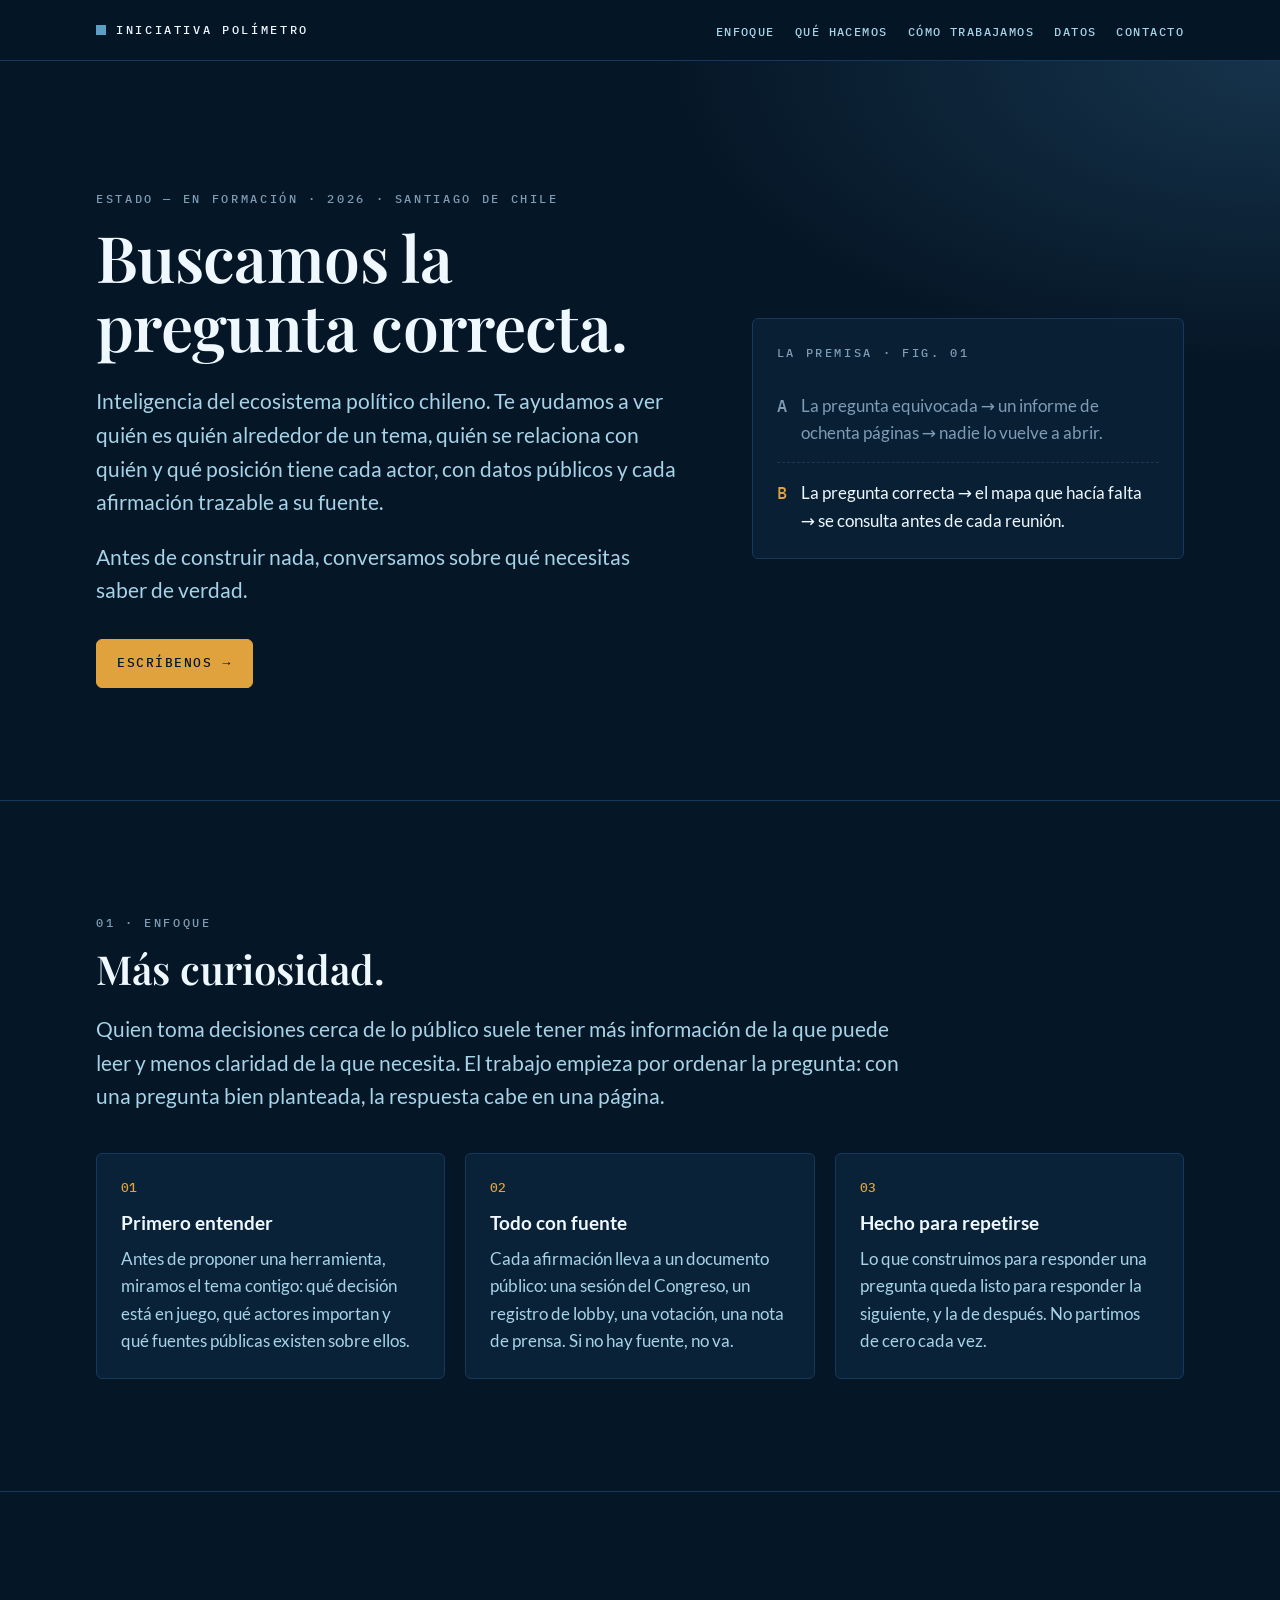
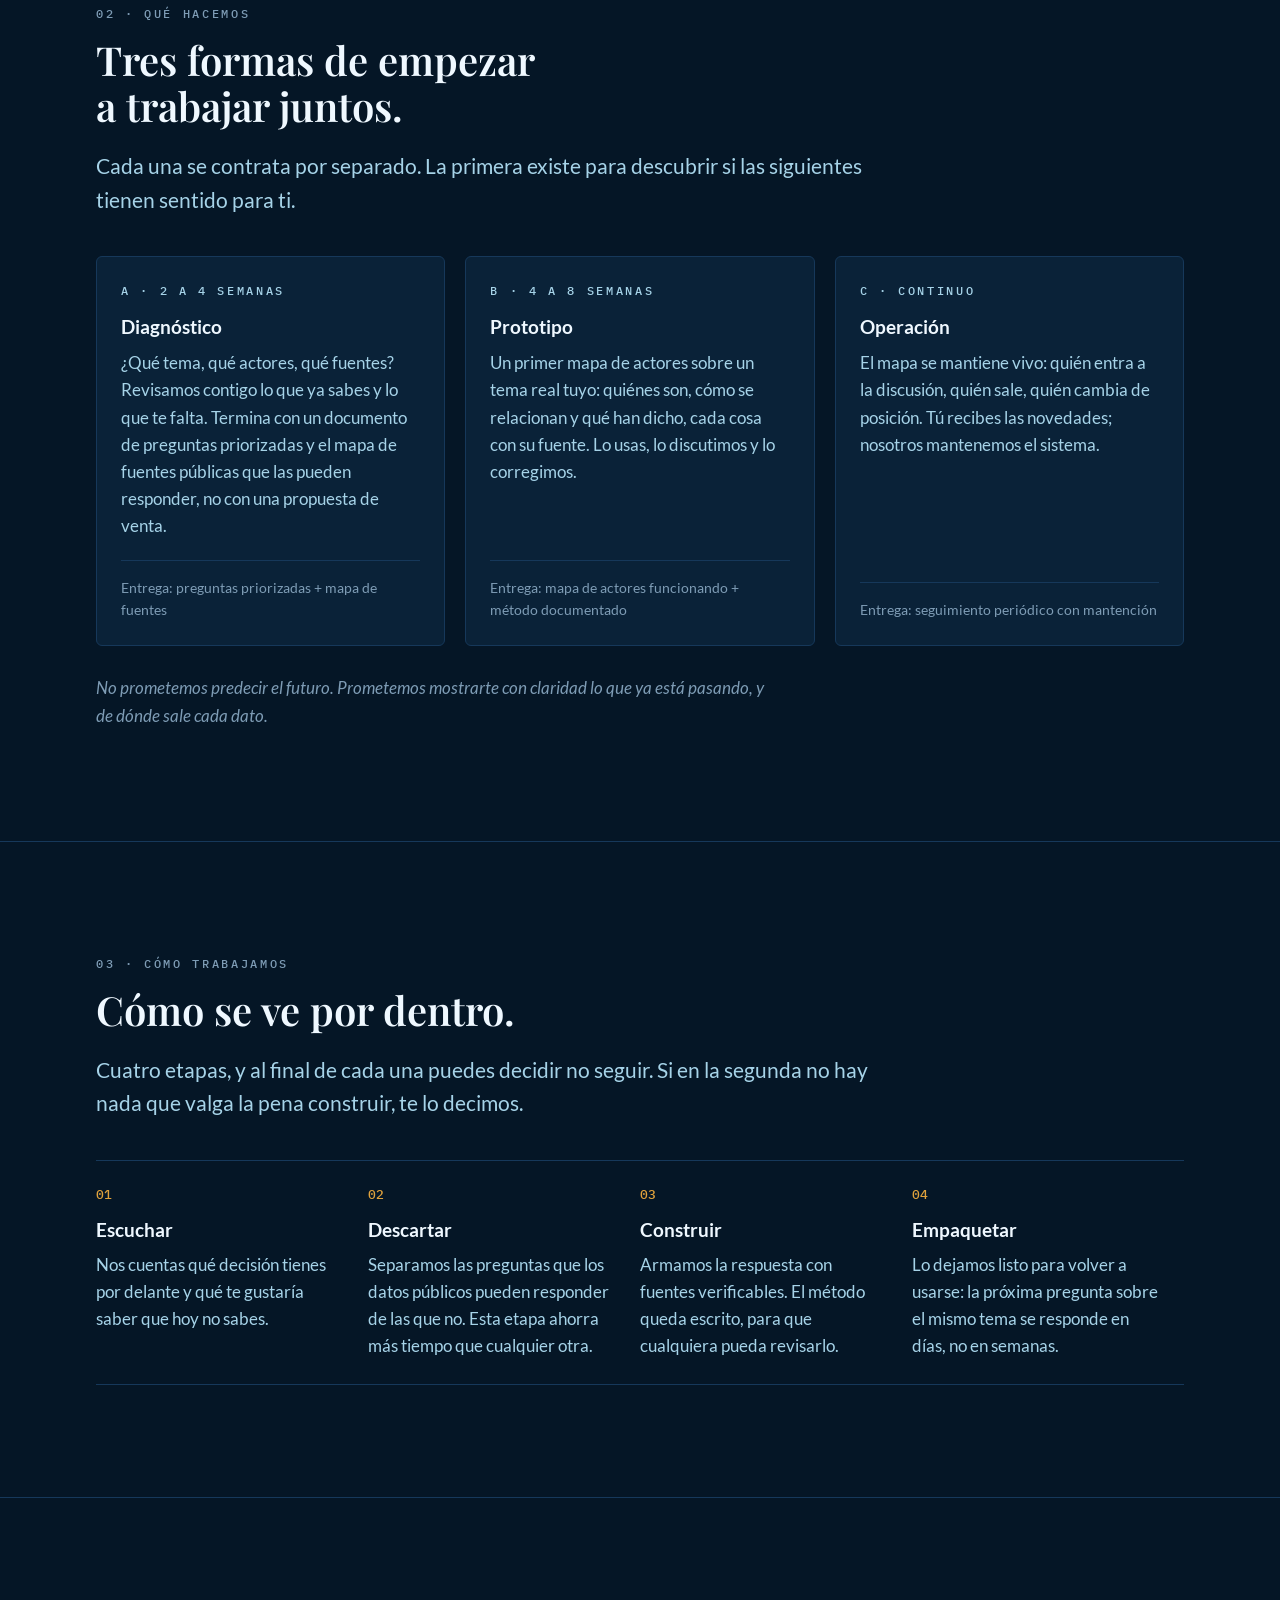
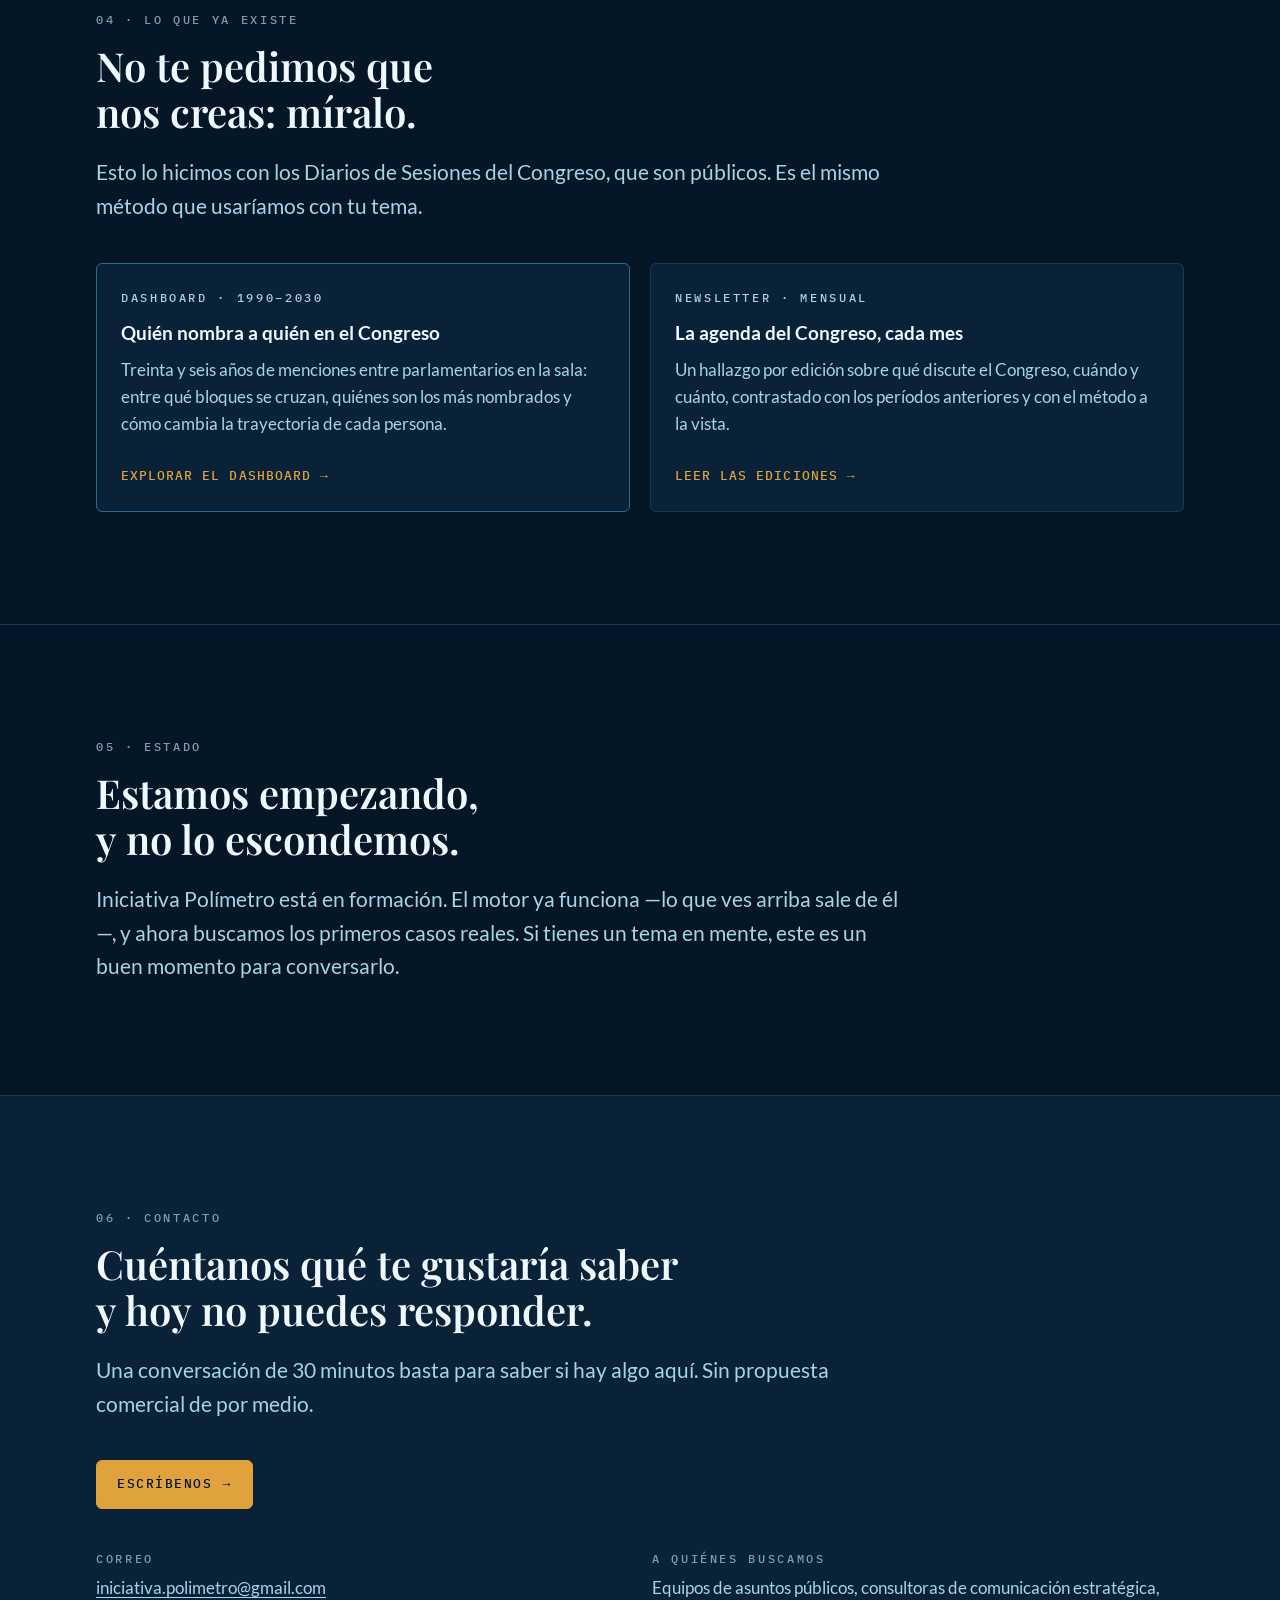
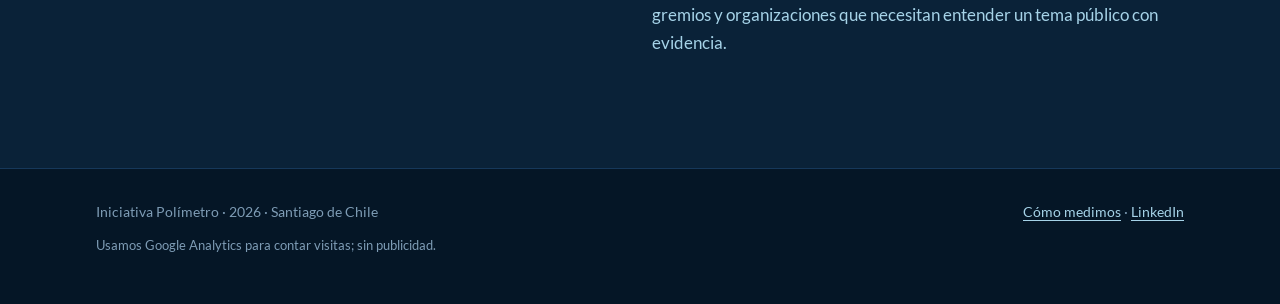
<file: public/index.html>
<!doctype html>
<html lang="es">
<head>
<meta charset="utf-8">
<meta name="viewport" content="width=device-width, initial-scale=1">
<!-- Seguridad: GitHub Pages no permite cabeceras HTTP propias, así que van aquí. Solo se carga
     lo del propio sitio más Google Analytics (sus dominios, nada más); ningún script en línea. -->
<meta http-equiv="Content-Security-Policy" content="default-src 'none'; script-src 'self' https://*.googletagmanager.com; style-src 'self'; font-src 'self'; img-src 'self' https://*.google-analytics.com https://*.googletagmanager.com; connect-src https://*.google-analytics.com https://*.analytics.google.com https://*.googletagmanager.com; base-uri 'none'; form-action 'none'">
<meta name="referrer" content="strict-origin-when-cross-origin">
<title>Iniciativa Polímetro — Buscamos la pregunta correcta</title>
<meta name="description" content="Inteligencia del ecosistema político chileno: quién es quién, quién se relaciona con quién y qué posición tiene cada actor alrededor de un tema, con datos públicos y cada afirmación trazable a su fuente.">
<meta property="og:type" content="website">
<meta property="og:title" content="Iniciativa Polímetro — Buscamos la pregunta correcta">
<meta property="og:description" content="Inteligencia del ecosistema político chileno, con datos públicos y cada afirmación trazable a su fuente.">
<meta property="og:image" content="https://iniciativapolimetro.github.io/assets/img/og.jpg">
<meta property="og:image:width" content="1200">
<meta property="og:image:height" content="630">
<meta property="og:image:alt" content="Iniciativa Polímetro — Buscamos la pregunta correcta">
<meta property="og:url" content="https://iniciativapolimetro.github.io/">
<meta property="og:locale" content="es_CL">
<meta name="twitter:card" content="summary_large_image">
<meta name="color-scheme" content="dark">
<link rel="canonical" href="https://iniciativapolimetro.github.io/">
<link rel="icon" href="assets/brand/favicon.svg" type="image/svg+xml">
<link rel="preload" href="assets/brand/fonts/playfair-display-600.woff2" as="font" type="font/woff2" crossorigin>
<!-- Orden: tokens (generados desde congress-radar) -> base de la marca -> lo propio de esta página. -->
<link rel="stylesheet" href="assets/brand/tokens.css">
<link rel="stylesheet" href="assets/brand/base.css">
<link rel="stylesheet" href="assets/css/home.css">
<script src="assets/js/analytics.js" async></script>
</head>
<body>
<a class="saltar" href="#contenido">Saltar al contenido</a>

<header class="sitio-cabecera">
  <div class="contenedor">
    <a class="sello" href="./">Iniciativa Polímetro</a>
    <nav aria-label="Secciones del sitio">
      <ul class="sitio-nav">
        <li><a href="#enfoque">Enfoque</a></li>
        <li><a href="#trabajo">Qué hacemos</a></li>
        <li><a href="#proceso">Cómo trabajamos</a></li>
        <li><a href="menciones/">Datos</a></li>
        <li><a href="#contacto">Contacto</a></li>
      </ul>
    </nav>
  </div>
</header>

<main id="contenido">

  <!-- Héroe -->
  <section class="heroe">
    <div class="contenedor heroe-grilla">
      <div>
        <p class="rotulo-mono">Estado — en formación · 2026 · Santiago de Chile</p>
        <h1 class="titular">Buscamos la pregunta correcta.</h1>
        <p class="lead">Inteligencia del ecosistema político chileno. Te ayudamos a ver quién es quién alrededor de un tema, quién se relaciona con quién y qué posición tiene cada actor, con datos públicos y cada afirmación trazable a su fuente.</p>
        <p class="lead">Antes de construir nada, conversamos sobre qué necesitas saber de verdad.</p>
        <p class="acciones"><a class="boton" href="#contacto">Escríbenos <span aria-hidden="true">→</span></a></p>
      </div>
      <figure class="premisa">
        <figcaption class="rotulo-mono">La premisa · Fig. 01</figcaption>
        <div class="premisa-caso">
          <span class="premisa-letra">A</span>
          <p>La pregunta equivocada → un informe de ochenta páginas → nadie lo vuelve a abrir.</p>
        </div>
        <div class="premisa-caso premisa-buena">
          <span class="premisa-letra">B</span>
          <p>La pregunta correcta → el mapa que hacía falta → se consulta antes de cada reunión.</p>
        </div>
      </figure>
    </div>
  </section>

  <!-- Enfoque -->
  <section class="seccion" id="enfoque">
    <div class="contenedor">
      <p class="rotulo-mono">01 · Enfoque</p>
      <h2>Más curiosidad.</h2>
      <p class="lead">Quien toma decisiones cerca de lo público suele tener más información de la que puede leer y menos claridad de la que necesita. El trabajo empieza por ordenar la pregunta: con una pregunta bien planteada, la respuesta cabe en una página.</p>
      <div class="grilla puntos">
        <div class="tarjeta">
          <span class="numero">01</span>
          <h3>Primero entender</h3>
          <p>Antes de proponer una herramienta, miramos el tema contigo: qué decisión está en juego, qué actores importan y qué fuentes públicas existen sobre ellos.</p>
        </div>
        <div class="tarjeta">
          <span class="numero">02</span>
          <h3>Todo con fuente</h3>
          <p>Cada afirmación lleva a un documento público: una sesión del Congreso, un registro de lobby, una votación, una nota de prensa. Si no hay fuente, no va.</p>
        </div>
        <div class="tarjeta">
          <span class="numero">03</span>
          <h3>Hecho para repetirse</h3>
          <p>Lo que construimos para responder una pregunta queda listo para responder la siguiente, y la de después. No partimos de cero cada vez.</p>
        </div>
      </div>
    </div>
  </section>

  <!-- Qué hacemos -->
  <section class="seccion" id="trabajo">
    <div class="contenedor">
      <p class="rotulo-mono">02 · Qué hacemos</p>
      <h2>Tres formas de empezar a trabajar juntos.</h2>
      <p class="lead">Cada una se contrata por separado. La primera existe para descubrir si las siguientes tienen sentido para ti.</p>
      <div class="grilla ofertas">
        <article class="tarjeta">
          <p class="rotulo-mono">A · 2 a 4 semanas</p>
          <h3>Diagnóstico</h3>
          <p>¿Qué tema, qué actores, qué fuentes? Revisamos contigo lo que ya sabes y lo que te falta. Termina con un documento de preguntas priorizadas y el mapa de fuentes públicas que las pueden responder, no con una propuesta de venta.</p>
          <p class="entrega">Entrega: preguntas priorizadas + mapa de fuentes</p>
        </article>
        <article class="tarjeta">
          <p class="rotulo-mono">B · 4 a 8 semanas</p>
          <h3>Prototipo</h3>
          <p>Un primer mapa de actores sobre un tema real tuyo: quiénes son, cómo se relacionan y qué han dicho, cada cosa con su fuente. Lo usas, lo discutimos y lo corregimos.</p>
          <p class="entrega">Entrega: mapa de actores funcionando + método documentado</p>
        </article>
        <article class="tarjeta">
          <p class="rotulo-mono">C · Continuo</p>
          <h3>Operación</h3>
          <p>El mapa se mantiene vivo: quién entra a la discusión, quién sale, quién cambia de posición. Tú recibes las novedades; nosotros mantenemos el sistema.</p>
          <p class="entrega">Entrega: seguimiento periódico con mantención</p>
        </article>
      </div>
      <p class="aclaracion">No prometemos predecir el futuro. Prometemos mostrarte con claridad lo que ya está pasando, y de dónde sale cada dato.</p>
    </div>
  </section>

  <!-- Cómo trabajamos -->
  <section class="seccion" id="proceso">
    <div class="contenedor">
      <p class="rotulo-mono">03 · Cómo trabajamos</p>
      <h2>Cómo se ve por dentro.</h2>
      <p class="lead">Cuatro etapas, y al final de cada una puedes decidir no seguir. Si en la segunda no hay nada que valga la pena construir, te lo decimos.</p>
      <ol class="etapas">
        <li>
          <span class="numero">01</span>
          <h3>Escuchar</h3>
          <p>Nos cuentas qué decisión tienes por delante y qué te gustaría saber que hoy no sabes.</p>
        </li>
        <li>
          <span class="numero">02</span>
          <h3>Descartar</h3>
          <p>Separamos las preguntas que los datos públicos pueden responder de las que no. Esta etapa ahorra más tiempo que cualquier otra.</p>
        </li>
        <li>
          <span class="numero">03</span>
          <h3>Construir</h3>
          <p>Armamos la respuesta con fuentes verificables. El método queda escrito, para que cualquiera pueda revisarlo.</p>
        </li>
        <li>
          <span class="numero">04</span>
          <h3>Empaquetar</h3>
          <p>Lo dejamos listo para volver a usarse: la próxima pregunta sobre el mismo tema se responde en días, no en semanas.</p>
        </li>
      </ol>
    </div>
  </section>

  <!-- Lo que ya existe -->
  <section class="seccion" id="datos">
    <div class="contenedor">
      <p class="rotulo-mono">04 · Lo que ya existe</p>
      <h2>No te pedimos que nos creas: míralo.</h2>
      <p class="lead">Esto lo hicimos con los Diarios de Sesiones del Congreso, que son públicos. Es el mismo método que usaríamos con tu tema.</p>
      <div class="grilla evidencia">
        <a class="tarjeta tarjeta-destacada" href="menciones/">
          <p class="rotulo-mono">Dashboard · 1990–2030</p>
          <h3>Quién nombra a quién en el Congreso</h3>
          <p>Treinta y seis años de menciones entre parlamentarios en la sala: entre qué bloques se cruzan, quiénes son los más nombrados y cómo cambia la trayectoria de cada persona.</p>
          <span class="enlace-flecha">Explorar el dashboard <span aria-hidden="true">→</span></span>
        </a>
        <a class="tarjeta" href="https://polimetro.substack.com/">
          <p class="rotulo-mono">Newsletter · mensual</p>
          <h3>La agenda del Congreso, cada mes</h3>
          <p>Un hallazgo por edición sobre qué discute el Congreso, cuándo y cuánto, contrastado con los períodos anteriores y con el método a la vista.</p>
          <span class="enlace-flecha">Leer las ediciones <span aria-hidden="true">→</span></span>
        </a>
      </div>
    </div>
  </section>

  <!-- Estado -->
  <section class="seccion" id="estado">
    <div class="contenedor estado">
      <p class="rotulo-mono">05 · Estado</p>
      <h2>Estamos empezando, y no lo escondemos.</h2>
      <p class="lead">Iniciativa Polímetro está en formación. El motor ya funciona —lo que ves arriba sale de él—, y ahora buscamos los primeros casos reales. Si tienes un tema en mente, este es un buen momento para conversarlo.</p>
    </div>
  </section>

  <!-- Contacto -->
  <section class="seccion contacto" id="contacto">
    <div class="contenedor">
      <p class="rotulo-mono">06 · Contacto</p>
      <h2>Cuéntanos qué te gustaría saber y hoy no puedes responder.</h2>
      <p class="lead">Una conversación de 30 minutos basta para saber si hay algo aquí. Sin propuesta comercial de por medio.</p>
      <p class="acciones"><a class="boton" href="mailto:iniciativa.polimetro@gmail.com?subject=Conversemos">Escríbenos <span aria-hidden="true">→</span></a></p>
      <dl class="datos-contacto">
        <div><dt class="rotulo-mono">Correo</dt><dd><a href="mailto:iniciativa.polimetro@gmail.com">iniciativa.polimetro@gmail.com</a></dd></div>
        <div><dt class="rotulo-mono">A quiénes buscamos</dt><dd>Equipos de asuntos públicos, consultoras de comunicación estratégica, gremios y organizaciones que necesitan entender un tema público con evidencia.</dd></div>
      </dl>
    </div>
  </section>

</main>

<footer class="sitio-pie">
  <div class="contenedor">
    <p>Iniciativa Polímetro · 2026 · Santiago de Chile</p>
    <p><a href="https://polimetro.substack.com/p/como-medimos">Cómo medimos</a> · <a href="https://www.linkedin.com/company/iniciativa-polimetro/">LinkedIn</a></p>
    <p class="aviso-privacidad">Usamos Google Analytics para contar visitas; sin publicidad.</p>
  </div>
</footer>
</body>
</html>
</file>
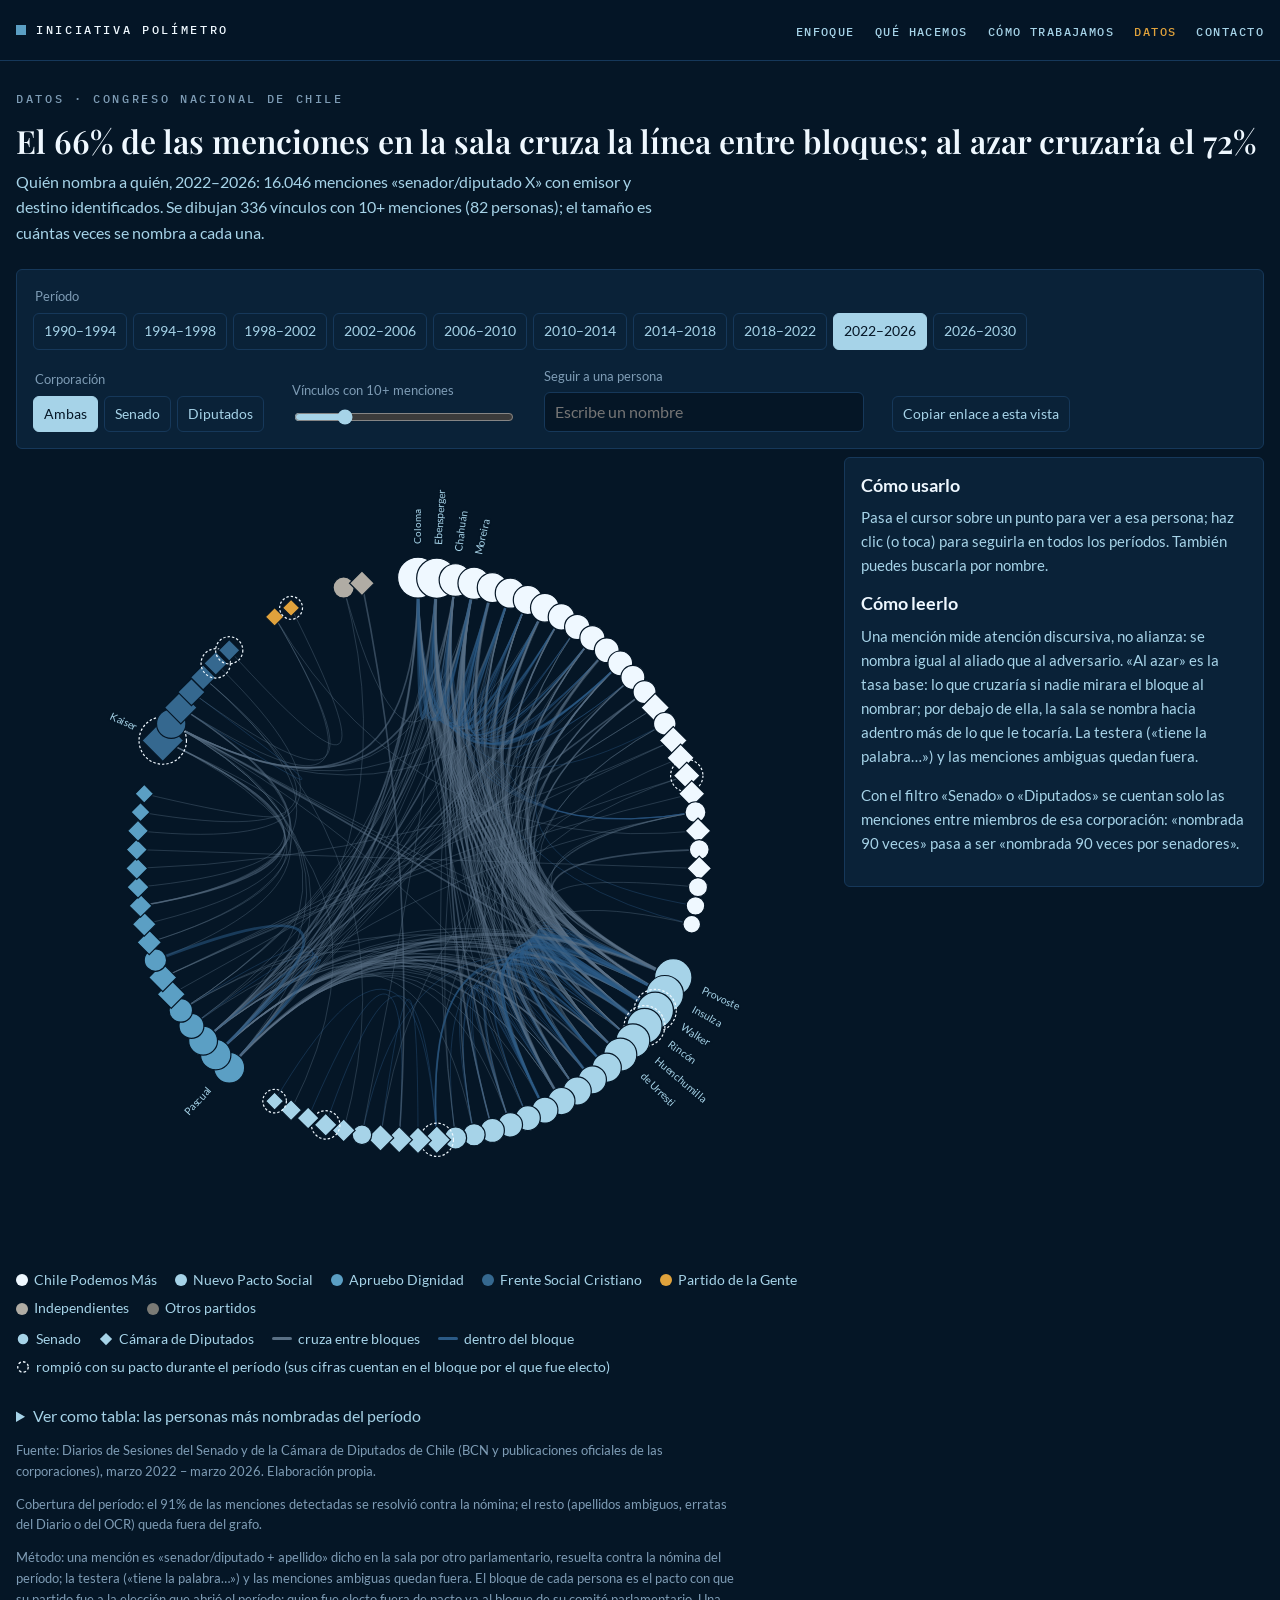
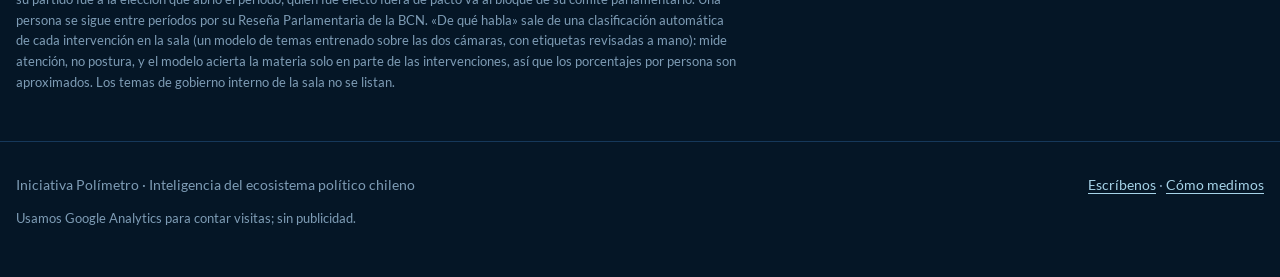
<file: public/menciones/index.html>
<!doctype html>
<html lang="es">
<head>
<meta charset="utf-8">
<meta name="viewport" content="width=device-width, initial-scale=1">
<!-- Seguridad: solo se carga lo del propio sitio más Google Analytics (sus dominios, nada
     más). Los datos van en data.js, no se piden por red, y ningún texto de los datos entra
     como HTML (app.js usa textContent). -->
<meta http-equiv="Content-Security-Policy" content="default-src 'none'; script-src 'self' https://*.googletagmanager.com; style-src 'self'; font-src 'self'; img-src 'self' https://*.google-analytics.com https://*.googletagmanager.com; connect-src https://*.google-analytics.com https://*.analytics.google.com https://*.googletagmanager.com; base-uri 'none'; form-action 'none'">
<meta name="referrer" content="strict-origin-when-cross-origin">
<title>Quién nombra a quién — Iniciativa Polímetro</title>
<meta name="description" content="Menciones entre parlamentarios en la sala del Congreso Nacional de Chile, 1990-2030: quién nombra a quién, entre qué bloques y cómo cambia una trayectoria.">
<meta property="og:title" content="Quién nombra a quién en el Congreso — Iniciativa Polímetro">
<meta property="og:description" content="Treinta y seis años de menciones entre parlamentarios en la sala, por período, bloque y persona.">
<meta property="og:locale" content="es_CL">
<meta property="og:image" content="https://iniciativapolimetro.github.io/assets/img/og.jpg">
<link rel="canonical" href="https://iniciativapolimetro.github.io/menciones/">
<meta name="color-scheme" content="dark">
<link rel="icon" href="../assets/brand/favicon.svg" type="image/svg+xml">
<!-- Orden: tokens (generados desde publish.py) -> base de la marca -> lo propio del grafo. -->
<link rel="stylesheet" href="../assets/brand/tokens.css">
<link rel="stylesheet" href="../assets/brand/base.css">
<link rel="stylesheet" href="styles.css">
<!-- Medición de visitas: archivo del SITIO (landing/public/assets/js/), no de este repo; en
     una vista local no existe y no se carga, a propósito. -->
<script src="../assets/js/analytics.js" async></script>
</head>
<body>
<a class="saltar" href="#tablero">Saltar al gráfico</a>

<header class="sitio-cabecera">
  <div class="contenedor">
    <a class="sello" href="../">Iniciativa Polímetro</a>
    <nav aria-label="Secciones del sitio">
      <ul class="sitio-nav">
        <li><a href="../#enfoque">Enfoque</a></li>
        <li><a href="../#trabajo">Qué hacemos</a></li>
        <li><a href="../#proceso">Cómo trabajamos</a></li>
        <li><a href="./" aria-current="page">Datos</a></li>
        <li><a href="../#contacto">Contacto</a></li>
      </ul>
    </nav>
  </div>
</header>

<div class="contenedor tablero" id="tablero">
<header class="cabecera">
  <p class="rotulo-mono">Datos · Congreso Nacional de Chile</p>
  <h1 id="titulo">Quién nombra a quién en el Congreso</h1>
  <p class="subtitulo" id="subtitulo">Cargando los datos de diez períodos legislativos…</p>
  <ul class="avisos" id="avisos" hidden></ul>
</header>

<section class="controles" aria-label="Controles del gráfico">
  <fieldset class="control control-periodos">
    <legend>Período</legend>
    <div class="botones" id="periodos" role="radiogroup" aria-label="Período legislativo"></div>
  </fieldset>
  <fieldset class="control">
    <legend>Corporación</legend>
    <div class="botones" id="camaras" role="radiogroup" aria-label="Corporación"></div>
  </fieldset>
  <div class="control">
    <label for="umbral">Vínculos con <output id="umbral-valor" for="umbral">10</output>+ menciones</label>
    <input type="range" id="umbral" min="2" max="40" step="1" value="10">
  </div>
  <div class="control control-busqueda">
    <label for="buscar">Seguir a una persona</label>
    <div class="busqueda">
      <input type="search" id="buscar" list="personas" autocomplete="off" placeholder="Escribe un nombre">
      <button type="button" id="limpiar" class="boton-secundario" hidden>Quitar</button>
    </div>
    <datalist id="personas"></datalist>
  </div>
  <div class="control control-compartir">
    <button type="button" id="copiar" class="boton-secundario">Copiar enlace a esta vista</button>
    <span class="confirmacion" id="copiado" role="status"></span>
  </div>
</section>

<main class="cuerpo">
  <figure class="grafico">
    <svg id="grafo" viewBox="0 0 1000 1000" role="img" aria-labelledby="grafo-titulo grafo-desc">
      <title id="grafo-titulo">Grafo circular de menciones entre parlamentarios</title>
      <desc id="grafo-desc">Cada punto es un parlamentario, agrupado por bloque alrededor del círculo; cada línea une a dos personas que se nombraron. La tabla bajo el gráfico tiene los mismos datos.</desc>
      <g id="capa-aristas"></g>
      <g id="capa-nodos"></g>
      <g id="capa-rotulos"></g>
    </svg>
    <div class="tooltip" id="tooltip" role="status" hidden></div>
    <p class="aviso-vacio" id="aviso-vacio" hidden></p>
    <figcaption>
      <ul class="leyenda" id="leyenda" aria-label="Bloques"></ul>
      <ul class="leyenda leyenda-formas" aria-label="Corporaciones">
        <li><svg viewBox="0 0 16 16" aria-hidden="true"><circle cx="8" cy="8" r="6"></circle></svg>Senado</li>
        <li><svg viewBox="0 0 16 16" aria-hidden="true"><path d="M8 1 L15 8 L8 15 L1 8 Z"></path></svg>Cámara de Diputados</li>
        <li><span class="muestra-linea cruza"></span>cruza entre bloques</li>
        <li><span class="muestra-linea dentro"></span>dentro del bloque</li>
        <li id="leyenda-ruptura" hidden><svg viewBox="0 0 16 16" aria-hidden="true"><circle class="muestra-ruptura" cx="8" cy="8" r="6"></circle></svg>rompió con su pacto durante el período (sus cifras cuentan en el bloque por el que fue electo)</li>
      </ul>
    </figcaption>
  </figure>

  <aside class="panel" id="panel" aria-live="polite">
    <div id="panel-vacio">
      <h2>Cómo usarlo</h2>
      <p>Pasa el cursor sobre un punto para ver a esa persona; haz clic (o toca) para seguirla en todos los períodos. También puedes buscarla por nombre.</p>
      <h2>Cómo leerlo</h2>
      <p id="lectura"></p>
      <p id="lectura-filtro">Con el filtro «Senado» o «Diputados» se cuentan solo las menciones entre miembros de esa corporación: «nombrada 90 veces» pasa a ser «nombrada 90 veces por senadores».</p>
      <p id="lectura-designados" hidden>«Designados» reúne a los senadores institucionales y vitalicios (hasta 2006): no fueron elegidos y no tienen pacto, así que forman bloque propio. Al ser un bloque más, bajan la tasa «al azar» del período.</p>
    </div>
    <div id="panel-persona" hidden>
      <h2 id="persona-nombre"></h2>
      <p class="nota" id="persona-nota"></p>
      <ul class="rupturas" id="persona-rupturas" aria-label="Rupturas con su pacto" hidden></ul>
      <svg id="persona-barras" class="barras" role="img" aria-label="Veces que fue nombrada, por período"></svg>
      <section class="temas" id="persona-temas" aria-labelledby="persona-temas-titulo">
        <h3 id="persona-temas-titulo"></h3>
        <ol id="persona-temas-lista" aria-label="Temas que más trata en el período"></ol>
        <p class="nota" id="persona-temas-nota"></p>
      </section>
      <div class="tabla-envoltorio">
        <table class="tabla" id="persona-tabla">
          <caption>Trayectoria por período</caption>
          <thead><tr><th scope="col">Período</th><th scope="col">Corporación</th><th scope="col">Bloque</th><th scope="col" class="num">Nombrada</th><th scope="col" class="num" title="Porcentaje de las veces que fue nombrada que vino de parlamentarios de otros bloques">De otros bloques</th><th scope="col" class="num">Nombra</th></tr></thead>
          <tbody></tbody>
        </table>
      </div>
    </div>
  </aside>
</main>

<section class="detalle">
  <details>
    <summary>Ver como tabla: las personas más nombradas del período</summary>
    <div class="tabla-envoltorio">
      <table class="tabla" id="tabla-periodo">
        <thead><tr><th scope="col">Persona</th><th scope="col">Corporación</th><th scope="col">Bloque</th><th scope="col" class="num" id="th-nombrada">Nombrada</th><th scope="col" class="num">De otros bloques</th><th scope="col" class="num">Nombra</th></tr></thead>
        <tbody></tbody>
      </table>
    </div>
  </details>
  <p class="fuente" id="fuente"></p>
  <p class="fuente" id="cobertura"></p>
  <p class="fuente">Método: una mención es «senador/diputado + apellido» dicho en la sala por otro parlamentario, resuelta contra la nómina del período; la testera («tiene la palabra…») y las menciones ambiguas quedan fuera. El bloque de cada persona es el pacto con que su partido fue a la elección que abrió el período; quien fue electo fuera de pacto va al bloque de su comité parlamentario. Una persona se sigue entre períodos por su Reseña Parlamentaria de la BCN. «De qué habla» sale de una clasificación automática de cada intervención en la sala (un modelo de temas entrenado sobre las dos cámaras, con etiquetas revisadas a mano): mide atención, no postura, y el modelo acierta la materia solo en parte de las intervenciones, así que los porcentajes por persona son aproximados. Los temas de gobierno interno de la sala no se listan.</p>
</section>
</div>

<footer class="sitio-pie">
  <div class="contenedor">
    <p>Iniciativa Polímetro · Inteligencia del ecosistema político chileno</p>
    <p><a href="../#contacto">Escríbenos</a> · <a href="https://polimetro.substack.com/p/como-medimos">Cómo medimos</a></p>
    <p class="aviso-privacidad">Usamos Google Analytics para contar visitas; sin publicidad.</p>
  </div>
</footer>

<script src="data.js"></script>
<script src="app.js"></script>
</body>
</html>
</file>
<file: public/assets/brand/tokens.css>
/* GENERADO por `radar brand-css` desde congress-radar (config/brand.py + reports/publish.py). NO EDITAR A MANO: se sobrescribe. */
:root {
  color-scheme: dark;
  --superficie: #051626;
  --superficie-alta: #0a2238;
  --tinta: #eff8ff;
  --tinta-secundaria: #a6d3e8;
  --tinta-tenue: #7e9cb5;
  --grilla: #16385a;
  --acento: #e0a23c;
  --otros: #5a7085;
  --arista-dentro: #2b5a86;
  --sin-dato: #2f3d4a;
  --neutro-claro: #b0aca4;
  --neutro-oscuro: #7a7a75;
  --paleta-0: #eff8ff;
  --paleta-1: #a6d3e8;
  --paleta-2: #5b9fc4;
  --paleta-3: #35688f;
  --paleta-4: #e0a23c;
  --paleta-5: #c96a3a;
  --paleta-6: #7fbf6a;
  --paleta-7: #7f96a8;
  --rampa-0: #06192a;
  --rampa-1: #0f3252;
  --rampa-2: #1a4b74;
  --rampa-3: #2e6c9b;
  --rampa-4: #4a89b2;
  --rampa-5: #6aa5c3;
  --rampa-6: #87b9d2;
  --rampa-7: #9bc8db;
  --rampa-8: #b2d6e6;
  --rampa-9: #c7e1ee;
  --rampa-10: #dbeef5;
  --fuente-cuerpo: Lato, Segoe UI, system-ui, sans-serif;
  --fuente-titular: 'Playfair Display', Georgia, 'Times New Roman', serif;
  --fuente-sello: 'IBM Plex Mono', Consolas, 'Courier New', monospace;
  --sello-espaciado: 0.22em;
  --sello-texto: "INICIATIVA POLÍMETRO";
}
</file>
<file: public/assets/brand/base.css>
/*
 * Base de las páginas públicas de la marca (landing, dashboard): fuentes locales,
 * reset, tipografía, layout y componentes compartidos.
 *
 * Se copia tal cual con `radar brand-css`. No lleva un solo color escrito: todo sale de
 * las variables de `tokens.css` (generado desde lib/publish.py), que se carga ANTES.
 * Lo específico de una página (el grafo del dashboard, el héroe de la landing) vive en
 * el CSS propio de esa página.
 */

/* --- Fuentes, alojadas junto a la página (SIL OFL 1.1, licencias en fonts/) --------- */
/* Sin Google Fonts a propósito: la visita no llama a un tercero y la página funciona
   sin red. Solo el subconjunto latino, que cubre el español completo. */
@font-face { font-family: 'Lato'; font-style: normal; font-weight: 400; font-display: swap;
  src: url('fonts/lato-400.woff2') format('woff2'); }
@font-face { font-family: 'Lato'; font-style: italic; font-weight: 400; font-display: swap;
  src: url('fonts/lato-400-italic.woff2') format('woff2'); }
@font-face { font-family: 'Lato'; font-style: normal; font-weight: 700; font-display: swap;
  src: url('fonts/lato-700.woff2') format('woff2'); }
@font-face { font-family: 'Playfair Display'; font-style: normal; font-weight: 600;
  font-display: swap; src: url('fonts/playfair-display-600.woff2') format('woff2'); }
@font-face { font-family: 'IBM Plex Mono'; font-style: normal; font-weight: 500;
  font-display: swap; src: url('fonts/ibm-plex-mono-500.woff2') format('woff2'); }

/* --- Medidas del sistema (no son de marca: son de layout) --------------------------- */
:root {
  --radio: 6px;
  --ancho-contenido: 1120px;
  --ancho-lectura: 68ch;
  --gutter: 16px;
  --espacio-seccion: clamp(56px, 9vw, 112px);
}

/* --- Reset mínimo ------------------------------------------------------------------ */
*, *::before, *::after { box-sizing: border-box; }
html { -webkit-text-size-adjust: 100%; scroll-behavior: smooth; }
body {
  margin: 0;
  background: var(--superficie);
  color: var(--tinta);
  font: 17px/1.6 var(--fuente-cuerpo);
  text-rendering: optimizeLegibility;
}
img, svg { max-width: 100%; }
a { color: inherit; text-underline-offset: 0.2em; }
a:hover { color: var(--acento); }
:focus-visible { outline: 2px solid var(--acento); outline-offset: 3px; border-radius: 2px; }
::selection { background: var(--acento); color: var(--superficie); }

@media (prefers-reduced-motion: reduce) {
  html { scroll-behavior: auto; }
  *, *::before, *::after { transition: none !important; animation: none !important; }
}

/* Enlace para saltar la navegación con teclado: invisible hasta recibir foco. */
.saltar {
  position: absolute;
  left: var(--gutter);
  top: -100px;
  padding: 8px 12px;
  background: var(--acento);
  color: var(--superficie);
  border-radius: var(--radio);
  z-index: 10;
}
.saltar:focus { top: 8px; }

/* --- Layout ------------------------------------------------------------------------ */
.contenedor {
  width: 100%;
  max-width: var(--ancho-contenido);
  margin-inline: auto;
  padding-inline: var(--gutter);
}
.seccion { padding-block: var(--espacio-seccion); border-top: 1px solid var(--grilla); }
.seccion:first-of-type { border-top: 0; }

/* --- Tipografía -------------------------------------------------------------------- */
h1, h2, h3 { margin: 0; font-weight: 600; text-wrap: balance; }
.titular {
  font-family: var(--fuente-titular);
  font-size: clamp(34px, 6vw, 64px);
  line-height: 1.08;
  letter-spacing: -0.01em;
}
h2, .titulo-seccion {
  font-family: var(--fuente-titular);
  font-size: clamp(26px, 3.6vw, 40px);
  line-height: 1.15;
}
h3 { font-family: var(--fuente-cuerpo); font-size: 19px; font-weight: 700; line-height: 1.3; }
p { margin: 0 0 1em; }
.lead { font-size: clamp(18px, 2vw, 21px); color: var(--tinta-secundaria); max-width: var(--ancho-lectura); }
.tenue { color: var(--tinta-tenue); }

/* El sello: la marca en mayúsculas, espaciada, en la monoespaciada. Lo mismo que va
   arriba del titular de cada figura publicada. */
.sello, .rotulo-mono {
  font-family: var(--fuente-sello);
  font-weight: 500;
  font-size: 12px;
  letter-spacing: var(--sello-espaciado);
  text-transform: uppercase;
  color: var(--tinta-tenue);
}
.rotulo-mono { display: block; margin-bottom: 14px; }

/* --- Cabecera del sitio (idéntica en todas las páginas) ----------------------------- */
.sitio-cabecera {
  position: sticky;
  top: 0;
  z-index: 5;
  background: color-mix(in srgb, var(--superficie) 92%, transparent);
  backdrop-filter: blur(6px);
  border-bottom: 1px solid var(--grilla);
}
.sitio-cabecera .contenedor {
  display: flex;
  flex-wrap: wrap;
  align-items: center;
  justify-content: space-between;
  gap: 8px 24px;
  min-height: 60px;
  padding-block: 10px;
}
.sitio-cabecera .sello { color: var(--tinta); text-decoration: none; display: inline-flex; align-items: center; gap: 10px; }
.sitio-cabecera .sello::before {
  content: '';
  width: 10px;
  height: 10px;
  background: var(--paleta-2);
}
.sitio-nav { display: flex; flex-wrap: wrap; gap: 4px 20px; margin: 0; padding: 0; list-style: none; }
.sitio-nav a {
  font-family: var(--fuente-sello);
  font-size: 12px;
  letter-spacing: 0.12em;
  text-transform: uppercase;
  color: var(--tinta-secundaria);
  text-decoration: none;
}
.sitio-nav a:hover, .sitio-nav a[aria-current="page"] { color: var(--acento); }
/* En pantalla angosta la navegación ocupa varias líneas: fija arriba se comería la
   pantalla, así que ahí se desplaza con la página. */
@media (max-width: 640px) {
  .sitio-cabecera { position: static; }
}

/* --- Botones ----------------------------------------------------------------------- */
.boton {
  display: inline-flex;
  align-items: center;
  gap: 10px;
  padding: 13px 20px;
  font-family: var(--fuente-sello);
  font-size: 13px;
  font-weight: 500;
  letter-spacing: 0.12em;
  text-transform: uppercase;
  text-decoration: none;
  color: var(--superficie);
  background: var(--acento);
  border: 1px solid var(--acento);
  border-radius: var(--radio);
  cursor: pointer;
}
.boton:hover { color: var(--superficie); filter: brightness(1.08); }
.boton-fantasma { color: var(--tinta); background: transparent; border-color: var(--grilla); }
.boton-fantasma:hover { color: var(--acento); border-color: var(--acento); filter: none; }

/* --- Tarjetas y grillas ------------------------------------------------------------- */
.grilla { display: grid; gap: 20px; grid-template-columns: repeat(auto-fit, minmax(min(100%, 290px), 1fr)); }
.tarjeta {
  display: flex;
  flex-direction: column;
  padding: 24px;
  background: var(--superficie-alta);
  border: 1px solid var(--grilla);
  border-radius: var(--radio);
}
.tarjeta p:last-child { margin-bottom: 0; }
.tarjeta p { color: var(--tinta-secundaria); }
a.tarjeta { text-decoration: none; transition: border-color 0.15s; }
a.tarjeta:hover { border-color: var(--acento); color: inherit; }

/* --- Pie del sitio ------------------------------------------------------------------ */
.sitio-pie { border-top: 1px solid var(--grilla); padding-block: 32px 48px; }
.sitio-pie .contenedor { display: flex; flex-wrap: wrap; gap: 12px 32px; justify-content: space-between; }
.sitio-pie p { margin: 0; font-size: 14px; color: var(--tinta-tenue); }
.sitio-pie a { color: var(--tinta-secundaria); }
.sitio-pie .aviso-privacidad { flex-basis: 100%; font-size: 13px; }
</file>
<file: public/assets/css/home.css>
/*
 * Landing: SOLO lo propio de esta página (héroe, premisa, etapas, contacto).
 *
 * Colores, tipografías, cabecera, pie, botones y tarjetas vienen de
 * assets/brand/tokens.css (generado desde congress-radar con `radar brand-css`) y
 * assets/brand/base.css. Aquí no se escribe un solo color: si hace falta uno nuevo, se
 * agrega a la marca.
 */

/* --- Héroe ------------------------------------------------------------------------- */
.heroe {
  padding-block: clamp(56px, 10vw, 128px) var(--espacio-seccion);
  /* La cianotipia del kit de marca: de la superficie al azul medio, muy sutil. */
  background:
    radial-gradient(ellipse 70% 60% at 100% 0%,
      color-mix(in srgb, var(--paleta-3) 35%, transparent), transparent 70%),
    var(--superficie);
}
.heroe-grilla {
  display: grid;
  grid-template-columns: minmax(0, 1.35fr) minmax(0, 1fr);
  gap: clamp(32px, 6vw, 72px);
  align-items: center;
}
.heroe .titular { margin-bottom: 24px; }
.acciones { margin: 32px 0 0; display: flex; flex-wrap: wrap; gap: 12px; }

.premisa {
  margin: 0;
  padding: 24px;
  border: 1px solid var(--grilla);
  border-radius: var(--radio);
  background: color-mix(in srgb, var(--superficie-alta) 80%, transparent);
}
.premisa-caso { display: flex; gap: 14px; align-items: baseline; padding-top: 16px; }
.premisa-caso + .premisa-caso { border-top: 1px dashed var(--grilla); margin-top: 16px; }
.premisa-caso p { margin: 0; color: var(--tinta-tenue); }
.premisa-buena p { color: var(--tinta); }
.premisa-letra { font-family: var(--fuente-sello); color: var(--tinta-tenue); }
.premisa-buena .premisa-letra { color: var(--acento); }

/* --- Secciones --------------------------------------------------------------------- */
.seccion h2 { margin-bottom: 20px; max-width: 24ch; }
.seccion .lead { margin-bottom: 40px; }
.numero {
  display: block;
  margin-bottom: 12px;
  font-family: var(--fuente-sello);
  font-size: 13px;
  color: var(--acento);
}
.tarjeta h3 { margin-bottom: 10px; }
.entrega {
  margin-top: auto !important;
  padding-top: 16px;
  font-size: 14px;
  color: var(--tinta-tenue) !important;
  border-top: 1px solid var(--grilla);
}
.ofertas .tarjeta p:not(.entrega):not(.rotulo-mono) { flex: 0 0 auto; margin-bottom: 20px; }
.aclaracion { margin: 28px 0 0; color: var(--tinta-tenue); font-style: italic; max-width: var(--ancho-lectura); }

.etapas {
  display: grid;
  grid-template-columns: repeat(auto-fit, minmax(min(100%, 230px), 1fr));
  gap: 0;
  margin: 0;
  padding: 0;
  list-style: none;
  border-top: 1px solid var(--grilla);
}
.etapas li { padding: 24px 24px 8px 0; border-bottom: 1px solid var(--grilla); }
.etapas h3 { margin-bottom: 8px; }
.etapas p { color: var(--tinta-secundaria); }

.tarjeta-destacada { border-color: var(--paleta-3); }
.enlace-flecha {
  margin-top: auto;
  padding-top: 12px;
  font-family: var(--fuente-sello);
  font-size: 13px;
  letter-spacing: 0.08em;
  text-transform: uppercase;
  color: var(--acento);
}

.estado .lead { margin-bottom: 0; }

/* --- Contacto ---------------------------------------------------------------------- */
.contacto { background: var(--superficie-alta); }
.contacto .acciones { margin: 0 0 40px; }
.datos-contacto { display: grid; gap: 24px; grid-template-columns: repeat(auto-fit, minmax(min(100%, 280px), 1fr)); margin: 0; }
.datos-contacto dd { margin: 0; color: var(--tinta-secundaria); }
.datos-contacto dt { margin-bottom: 6px; }

@media (max-width: 860px) {
  .heroe-grilla { grid-template-columns: minmax(0, 1fr); }
  .sitio-nav { gap: 4px 14px; }
}
</file>
<file: public/menciones/styles.css>
/*
 * Dashboard de menciones: SOLO lo propio del grafo y sus controles.
 *
 * Colores, tipografías, cabecera, pie y botones vienen de ../assets/brand/tokens.css
 * (generado desde lib/publish.py con `radar brand-css`) y ../assets/brand/base.css.
 * La línea «dentro del bloque» (--arista-dentro) también viene de tokens.css: desde el
 * 2026-09-26 el grafo del newsletter la dibuja del mismo color. El token de abajo es
 * del dashboard y no de la marca.
 */
:root {
  /* Línea que cruza entre bloques: el gris frío de «Otros». Desde el 2026-09-26 ningún
     bloque de pacto ni «Otros»/«Independientes» lo usa (solo «Designados», hasta 2006,
     y ahí va como nodo lleno, no como línea translúcida). */
  --arista-cruza: var(--otros);
}

/* El tablero es más ancho que una página de lectura: cabecera y pie lo acompañan para
   que el sello quede alineado con el contenido. */
.tablero, .sitio-cabecera .contenedor, .sitio-pie .contenedor { max-width: 1280px; }
.tablero { padding-block: 28px 48px; font-size: 16px; }

.cabecera h1 {
  margin: 0 0 8px;
  font: 600 clamp(22px, 3.2vw, 32px)/1.2 var(--fuente-titular);
}
.subtitulo { margin: 0; color: var(--tinta-secundaria); max-width: 72ch; }

.avisos {
  margin: 12px 0 0;
  padding: 10px 14px;
  list-style: none;
  max-width: 72ch;
  font-size: 14px;
  color: var(--tinta);
  background: color-mix(in srgb, var(--acento) 12%, transparent);
  border-left: 3px solid var(--acento);
  border-radius: var(--radio);
}
.avisos li + li { margin-top: 4px; }

/* --- Controles --------------------------------------------------------------------- */
.controles {
  display: flex;
  flex-wrap: wrap;
  gap: 16px 28px;
  align-items: flex-end;
  margin: 24px 0 8px;
  padding: 16px;
  background: var(--superficie-alta);
  border: 1px solid var(--grilla);
  border-radius: var(--radio);
}
.control { border: 0; margin: 0; padding: 0; min-width: 0; }
.control legend, .control > label {
  display: block;
  margin-bottom: 6px;
  font-size: 13px;
  color: var(--tinta-tenue);
}
.control-periodos { flex: 1 1 100%; }
.control-compartir { display: flex; align-items: center; gap: 10px; }

.botones { display: flex; flex-wrap: wrap; gap: 6px; }
.botones button, .boton-secundario {
  font: inherit;
  font-size: 14px;
  padding: 6px 10px;
  color: var(--tinta-secundaria);
  background: transparent;
  border: 1px solid var(--grilla);
  border-radius: var(--radio);
  cursor: pointer;
  font-variant-numeric: tabular-nums;
}
.botones button:hover, .boton-secundario:hover { border-color: var(--tinta-tenue); color: var(--tinta); }
.botones button[aria-checked="true"] {
  color: var(--superficie);
  background: var(--tinta-secundaria);
  border-color: var(--tinta-secundaria);
}
.confirmacion { font-size: 13px; color: var(--acento); overflow-wrap: anywhere; user-select: all; }

input[type="range"] { width: 220px; max-width: 100%; accent-color: var(--tinta-secundaria); }
.busqueda { display: flex; gap: 6px; }
input[type="search"] {
  font: inherit;
  width: min(320px, 70vw);
  padding: 6px 10px;
  color: var(--tinta);
  background: var(--superficie);
  border: 1px solid var(--grilla);
  border-radius: var(--radio);
}

/* --- Gráfico y panel --------------------------------------------------------------- */
.cuerpo {
  display: grid;
  grid-template-columns: minmax(0, 1fr) 420px;
  gap: 24px;
  align-items: start;
}
.grafico { position: relative; margin: 0; }
#grafo { display: block; width: 100%; height: auto; touch-action: manipulation; }

.arista { fill: none; stroke-linecap: round; }
.arista.cruza { stroke: var(--arista-cruza); }
.arista.dentro { stroke: var(--arista-dentro); }
.arista-toque { fill: none; stroke: transparent; stroke-width: 10; cursor: pointer; }
.nodo { stroke: var(--superficie); stroke-width: 1.5; cursor: pointer; }
.atenuado { opacity: 0.12; }
/* Ruptura con el pacto: anillo punteado por fuera del nodo, sin cambiar el color del
   bloque (las cifras siguen en el bloque de su elección). No captura el puntero. */
.anillo-ruptura { fill: none; stroke: var(--tinta); stroke-width: 1.5; stroke-dasharray: 3 2.5; pointer-events: none; }
.resaltado { stroke: var(--acento); stroke-width: 3; }
.arista.resaltada { stroke: var(--acento); opacity: 0.9; }
.rotulo {
  font: 13px var(--fuente-cuerpo);
  fill: var(--tinta-secundaria);
  paint-order: stroke;
  stroke: var(--superficie);
  stroke-width: 4px;
  pointer-events: none;
}
.rotulo.fuerte { fill: var(--acento); font-weight: 700; }

.tooltip {
  position: absolute;
  z-index: 2;
  max-width: 280px;
  padding: 8px 10px;
  font-size: 13px;
  line-height: 1.4;
  color: var(--tinta);
  background: color-mix(in srgb, var(--superficie) 96%, transparent);
  border: 1px solid var(--grilla);
  border-radius: var(--radio);
  pointer-events: none;
}
.tooltip strong { display: block; font-size: 14px; }

.aviso-vacio {
  position: absolute;
  inset: 45% 10% auto;
  margin: 0;
  text-align: center;
  color: var(--tinta-tenue);
}

.leyenda {
  display: flex;
  flex-wrap: wrap;
  gap: 6px 18px;
  margin: 8px 0 0;
  padding: 0;
  list-style: none;
  font-size: 14px;
  color: var(--tinta-secundaria);
}
.leyenda li { display: flex; align-items: center; gap: 6px; }
.leyenda .punto { width: 12px; height: 12px; border-radius: 50%; }
.leyenda-formas svg { width: 14px; height: 14px; fill: var(--tinta-secundaria); }
.leyenda-formas .muestra-ruptura { fill: none; stroke: var(--tinta); stroke-width: 1.5; stroke-dasharray: 3 2.5; }
.rupturas { margin: 8px 0; padding-left: 18px; font-size: 14px; color: var(--tinta-secundaria); }
.rupturas li { margin: 4px 0; }
.muestra-linea { display: inline-block; width: 20px; height: 3px; border-radius: 2px; }
.muestra-linea.cruza { background: var(--arista-cruza); }
.muestra-linea.dentro { background: var(--arista-dentro); }

.panel {
  padding: 16px;
  background: var(--superficie-alta);
  border: 1px solid var(--grilla);
  border-radius: var(--radio);
}
.panel h2 { margin: 0 0 8px; font: 700 18px/1.3 var(--fuente-cuerpo); }
.panel h2 + p { margin-top: 0; }
.panel p { color: var(--tinta-secundaria); font-size: 15px; }
.nota { font-size: 13px !important; color: var(--tinta-tenue) !important; }

.barras { display: block; width: 100%; height: 150px; margin: 8px 0 12px; }
.barras .barra { fill: var(--tinta-secundaria); }
.barras .barra.actual { fill: var(--acento); }
.barras text { font: 11px var(--fuente-cuerpo); fill: var(--tinta-tenue); }
.barras text.valor { fill: var(--tinta); }

/* De qué habla: nombre del tema (hace wrap a 375 px) y su porcentaje en la misma línea;
   la barra debajo, a todo el ancho. */
.temas { margin: 4px 0 14px; }
.temas h3 { margin: 0 0 6px; font: 700 15px/1.3 var(--fuente-cuerpo); }
.temas ol { margin: 0; padding: 0; list-style: none; }
.temas li {
  display: grid;
  grid-template-columns: minmax(0, 1fr) auto;
  column-gap: 8px;
  row-gap: 3px;
  margin: 0 0 8px;
  font-size: 14px;
}
.tema-nombre { color: var(--tinta); overflow-wrap: anywhere; }
.tema-cifra { color: var(--tinta-secundaria); font-variant-numeric: tabular-nums; text-align: right; }
.tema-pista {
  grid-column: 1 / -1;
  display: block;
  height: 6px;
  background: var(--grilla);
  border-radius: 3px;
  overflow: hidden;
}
.tema-barra { display: block; height: 100%; background: var(--acento); border-radius: 3px; }

.tabla-envoltorio { overflow-x: auto; }
.tabla {
  width: 100%;
  border-collapse: collapse;
  font-size: 13px;
  font-variant-numeric: tabular-nums;
}
.tabla caption { text-align: left; color: var(--tinta-tenue); padding-bottom: 4px; }
.tabla th, .tabla td {
  padding: 5px 6px;
  text-align: left;
  border-bottom: 1px solid var(--grilla);
  white-space: nowrap;
}
.tabla th { color: var(--tinta-tenue); font-weight: 400; }
.tabla .num { text-align: right; }
.tabla tr.actual td { color: var(--acento); }
.tabla tr.ausente td { color: var(--tinta-tenue); }
.tabla button.enlace {
  font: inherit;
  padding: 0;
  color: inherit;
  background: none;
  border: 0;
  text-decoration: underline dotted;
  cursor: pointer;
}

.detalle { margin-top: 24px; }
.detalle summary { cursor: pointer; color: var(--tinta-secundaria); }
.fuente { margin: 12px 0 0; font-size: 13px; color: var(--tinta-tenue); max-width: 90ch; }

@media (max-width: 960px) {
  .cuerpo { grid-template-columns: minmax(0, 1fr); }
  .rotulo { font-size: 18px; }
}
</file>
